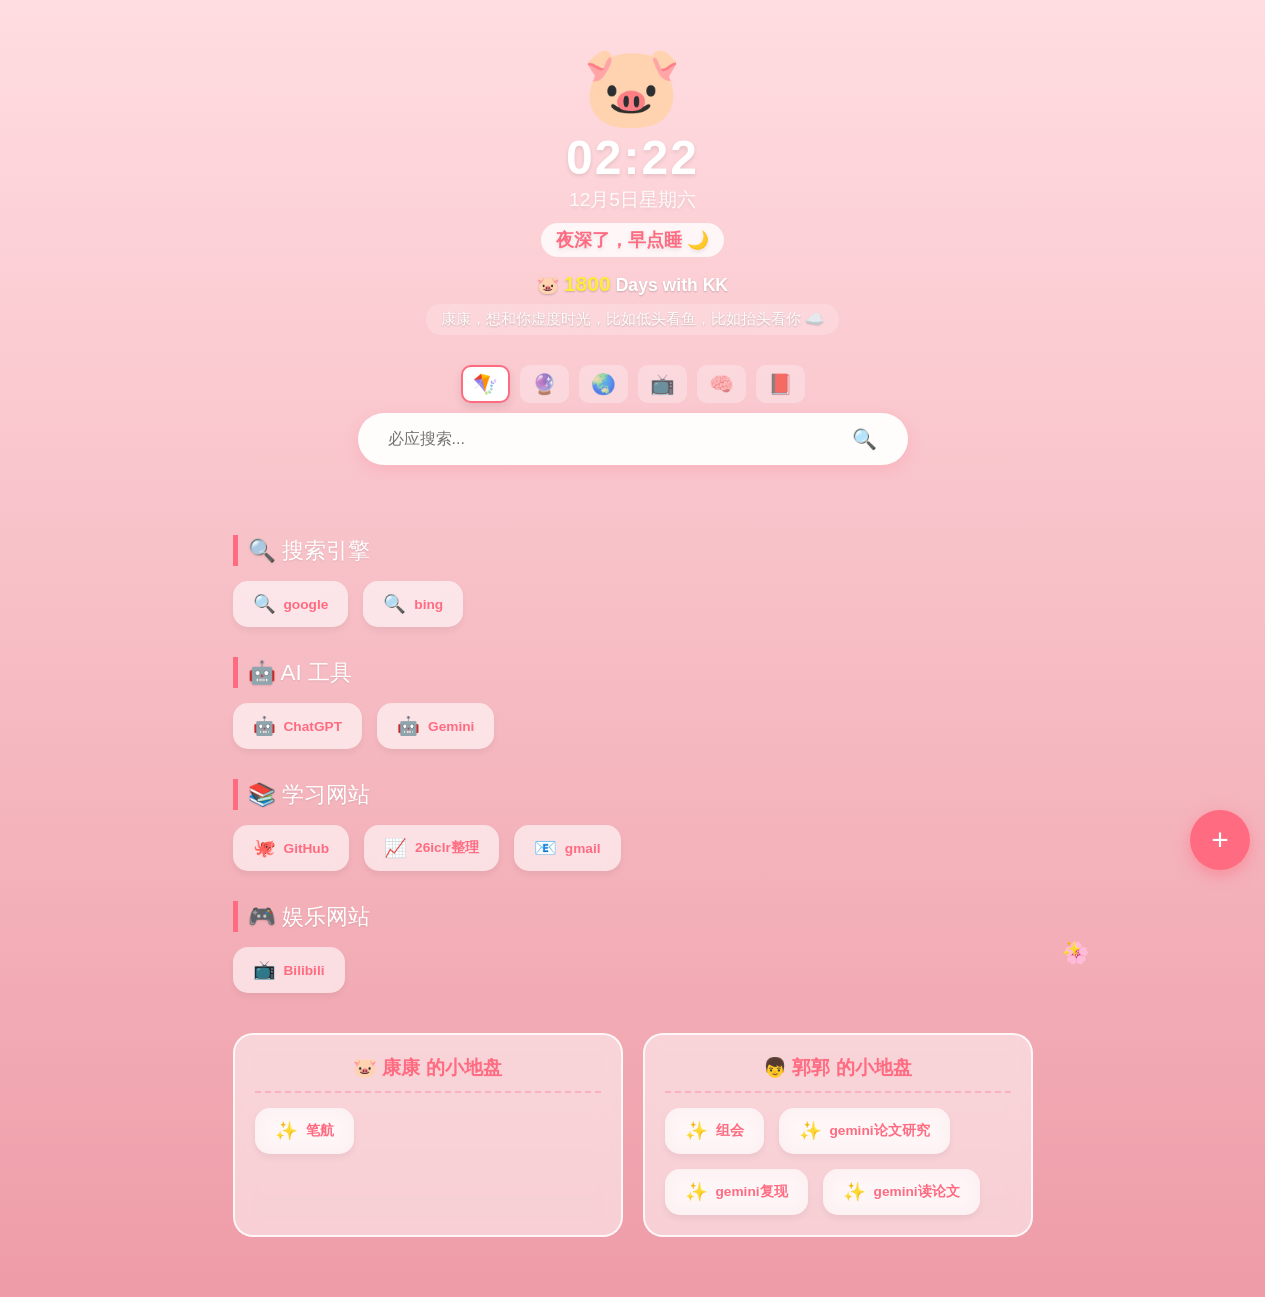
<file: index.html>
<!DOCTYPE html>
<html lang="zh-CN">
<head>
    <meta charset="UTF-8">
    <meta name="viewport" content="width=device-width, initial-scale=1.0">
    <title>我的猪猪导航 🐷</title>
    <link rel="stylesheet" href="css/style.css">
</head>
<body>

    <div class="header-section">
        <div class="piggy-icon" id="piggy" onclick="triggerPigRain()">🐷</div>
        <div class="clock-container">
            <div class="time-text" id="clock-time">00:00</div>
            <div class="date-text" id="clock-date">Loading...</div>
            <div class="greeting-text" id="clock-greet">你好呀 🐽</div>
            
            <div class="love-container" style="margin-top: 15px; color: white; text-shadow: 0 1px 2px rgba(0,0,0,0.2);">
                <div id="love-counter" style="font-size: 1.1em; font-weight: bold; margin-bottom: 8px;">
                    </div>
                <div id="daily-quote" style="font-size: 0.95em; opacity: 0.95; font-family: '楷体', cursive; background: rgba(255,255,255,0.2); padding: 5px 15px; border-radius: 15px; display: inline-block;">
                    </div>
            </div>
        </div>
    </div>

    <div class="search-wrapper">
        <div class="search-tabs">
            <div class="search-tab active" onclick="setSearch('bing')" title="Bing">🪁</div>
            <div class="search-tab" onclick="setSearch('perplexity')" title="Perplexity">🔮</div>
            <div class="search-tab" onclick="setSearch('google')" title="Google">🌏</div>
            <div class="search-tab" onclick="setSearch('bilibili')" title="B站">📺</div>
            <div class="search-tab" onclick="setSearch('zhihu')" title="知乎">🧠</div>
            <div class="search-tab" onclick="setSearch('xhs')" title="小红书">📕</div>
        </div>
        
        <form id="search-form" action="https://www.bing.com/search" target="_blank" class="search-box">
            <input type="text" id="search-input" name="q" class="search-input" placeholder="必应搜索..." autocomplete="off">
            <button type="submit" class="search-btn">🔍</button>
        </form>
    </div>

    <div id="main-container">
        <p style="color: #fff; text-align: center;">正在连接猪猪星球...</p>
    </div>

    <div class="split-section">
        <div class="zone-card">
            <div class="zone-title">🐷 康康 的小地盘</div>
            <div class="links-grid" id="grid-kk">
                </div>
        </div>
        
        <div class="zone-card">
            <div class="zone-title">👦 郭郭 的小地盘</div>
            <div class="links-grid" id="grid-gg">
                </div>
        </div>
    </div>
    <button class="add-btn" onclick="openModal()">+</button>

    <div class="modal-overlay" id="addModal">
        <div class="modal">
            <h2>添加新传送门 🚪</h2>
            <div class="input-group">
                <label>选择分类</label>
                <select id="categorySelect"></select>
            </div>
            <div class="input-group">
                <label>网站名称</label>
                <input type="text" id="siteName" placeholder="例如：B站">
            </div>
            <div class="input-group">
                <label>网址 (URL)</label>
                <input type="text" id="siteUrl" placeholder="https://...">
            </div>
            <div class="input-group">
                <label>图标 (Emoji)</label>
                <input type="text" id="siteIcon" placeholder="例如：📺" value="✨">
            </div>
            <div class="input-group" id="tokenGroup" style="display:none;">
                <label>GitHub Token (首次需要)</label>
                <input type="password" id="ghToken" placeholder="ghp_xxxx...">
            </div>
            <div id="status-msg"></div>
            <div class="modal-buttons">
                <button class="btn btn-cancel" onclick="closeModal()">取消</button>
                <button class="btn btn-confirm" onclick="saveToGithub()">保存 🚀</button>
            </div>
        </div>
    </div>

    <script src="js/main.js"></script>
</body>
</html>
</file>
<file: css/style.css>
/* --- 全局基础样式 --- */
html { scrollbar-gutter: stable; }
body, html {
    margin: 0; padding: 0; width: 100%; min-height: 100%;
    background: linear-gradient(180deg, #ffdde1 0%, #ee9ca7 100%);
    font-family: 'Microsoft YaHei', sans-serif;
    display: flex; flex-direction: column; align-items: center;
    overflow-x: hidden;
}

/* --- 通用动画 --- */
@keyframes bounce { 0%, 20%, 50%, 80%, 100% {transform: translateY(0);} 40% {transform: translateY(-20px);} 60% {transform: translateY(-10px);} }
@keyframes fall { to { transform: translateY(110vh) rotate(360deg); } }
@keyframes popIn { from { opacity: 0; transform: scale(0.8); } to { opacity: 1; transform: scale(1); } }

/* --- 头部组件 & 时钟 --- */
.header-section { text-align: center; margin-top: 40px; margin-bottom: 20px; z-index: 10; position: relative; }
.piggy-icon { font-size: 80px; display: inline-block; cursor: pointer; transition: transform 0.2s; animation: bounce 2s infinite; user-select: none; }
.piggy-icon:active { transform: scale(0.9); }
.clock-container { color: white; text-shadow: 0 2px 4px rgba(0,0,0,0.1); margin-bottom: 10px; }
.time-text { font-size: 3em; font-weight: bold; letter-spacing: 2px; line-height: 1; }
.date-text { font-size: 1.2em; opacity: 0.9; margin-top: 5px; }
.greeting-text { font-size: 1.1em; color: #ff6b81; background: rgba(255,255,255,0.8); padding: 5px 15px; border-radius: 20px; display: inline-block; margin-top: 10px; font-weight: bold; }

/* --- 搜索框 & 切换器 --- */
.search-wrapper { width: 90%; max-width: 550px; display: flex; flex-direction: column; align-items: center; z-index: 10; margin-bottom: 40px; }
.search-tabs { display: flex; gap: 10px; margin-bottom: 10px; }
.search-tab { cursor: pointer; opacity: 0.7; transition: all 0.3s; background: rgba(255,255,255,0.4); padding: 5px 10px; border-radius: 10px; font-size: 20px; border: 2px solid transparent; }
.search-tab:hover { opacity: 1; transform: translateY(-2px); }
.search-tab.active { opacity: 1; background: white; border-color: #ff6b81; box-shadow: 0 4px 10px rgba(0,0,0,0.1); }
.search-box { background: rgba(255, 255, 255, 0.95); padding: 12px 25px; border-radius: 50px; box-shadow: 0 5px 15px rgba(255, 105, 135, 0.2); display: flex; align-items: center; width: 100%; box-sizing: border-box; transition: transform 0.3s; }
.search-box:focus-within { transform: scale(1.02); box-shadow: 0 8px 20px rgba(255, 105, 135, 0.3); }
.search-input { border: none; background: transparent; outline: none; font-size: 16px; flex-grow: 1; padding: 5px; color: #555; }
.search-btn { background: none; border: none; cursor: pointer; font-size: 20px; color: #ff6b81; }

/* --- 链接卡片与分类 --- */
#main-container { width: 90%; max-width: 800px; z-index: 10; position: relative; }
.category-title { color: #fff; font-size: 1.4em; margin-top: 30px; margin-bottom: 15px; padding-left: 10px; border-left: 5px solid #ff6b81; text-shadow: 0 1px 2px rgba(0,0,0,0.1); }
.links-grid { display: flex; flex-wrap: wrap; gap: 15px; }
.link-card { background: rgba(255, 255, 255, 0.6); backdrop-filter: blur(10px); padding: 12px 20px; border-radius: 15px; text-decoration: none; color: #ff6b81; font-weight: bold; display: flex; align-items: center; gap: 8px; transition: all 0.3s ease; box-shadow: 0 4px 6px rgba(0,0,0,0.05); font-size: 0.95em; }
.link-card:hover { transform: translateY(-3px); background: rgba(255, 255, 255, 0.95); }

/* --- 弹窗与按钮 --- */
.add-btn { position: fixed; bottom: 30px; right: 30px; width: 60px; height: 60px; background: #ff6b81; color: white; border-radius: 50%; font-size: 30px; border: none; box-shadow: 0 5px 15px rgba(255, 107, 129, 0.5); cursor: pointer; transition: transform 0.3s; z-index: 100; }
.add-btn:hover { transform: scale(1.1) rotate(90deg); }
.modal-overlay { position: fixed; top: 0; left: 0; width: 100%; height: 100%; background: rgba(0,0,0,0.5); display: none; justify-content: center; align-items: center; z-index: 200; backdrop-filter: blur(5px); }
.modal { background: white; padding: 30px; border-radius: 20px; width: 90%; max-width: 400px; box-shadow: 0 10px 30px rgba(0,0,0,0.2); animation: popIn 0.3s ease; }
.modal h2 { margin-top: 0; color: #ff6b81; text-align: center; }
.input-group { margin-bottom: 15px; }
.input-group label { display: block; margin-bottom: 5px; color: #666; font-size: 0.9em; }
.input-group input, .input-group select { width: 100%; padding: 10px; border: 2px solid #eee; border-radius: 10px; box-sizing: border-box; font-family: inherit; font-size: 14px; }
.input-group input:focus, .input-group select:focus { border-color: #ff6b81; outline: none; }
.modal-buttons { display: flex; gap: 10px; margin-top: 20px; }
.btn { flex: 1; padding: 10px; border: none; border-radius: 10px; cursor: pointer; font-weight: bold; }
.btn-confirm { background: #ff6b81; color: white; }
.btn-cancel { background: #eee; color: #666; }
#status-msg { text-align: center; color: #ff6b81; margin-top: 10px; font-size: 0.9em; min-height: 1.2em;}

/* --- 🔥 核心修复：下落特效层级 --- */
.falling-item { 
    position: fixed; 
    top: -50px; 
    z-index: 99999; /* 层级调到最高，保证在最前面 */
    pointer-events: none; /* 鼠标穿透 */
    user-select: none; 
    animation: fall linear forwards; 
}

/* --- 🔥 新增：KK & GG 双栏布局样式 --- */
.split-section { width: 90%; max-width: 800px; display: flex; gap: 20px; margin-top: 40px; margin-bottom: 60px; z-index: 10; position: relative; }
.zone-card { flex: 1; background: rgba(255, 255, 255, 0.5); backdrop-filter: blur(10px); border-radius: 20px; padding: 20px; border: 2px solid rgba(255, 255, 255, 0.8); transition: transform 0.3s; min-height: 150px; }
.zone-card:hover { transform: translateY(-5px); background: rgba(255, 255, 255, 0.6); box-shadow: 0 10px 20px rgba(0,0,0,0.1); }
.zone-title { text-align: center; font-size: 1.2em; font-weight: bold; color: #ff6b81; margin-bottom: 15px; padding-bottom: 10px; border-bottom: 2px dashed rgba(255, 107, 129, 0.3); }
/* 手机端适配：上下排列 */
@media (max-width: 600px) { .split-section { flex-direction: column; } }
</file>
